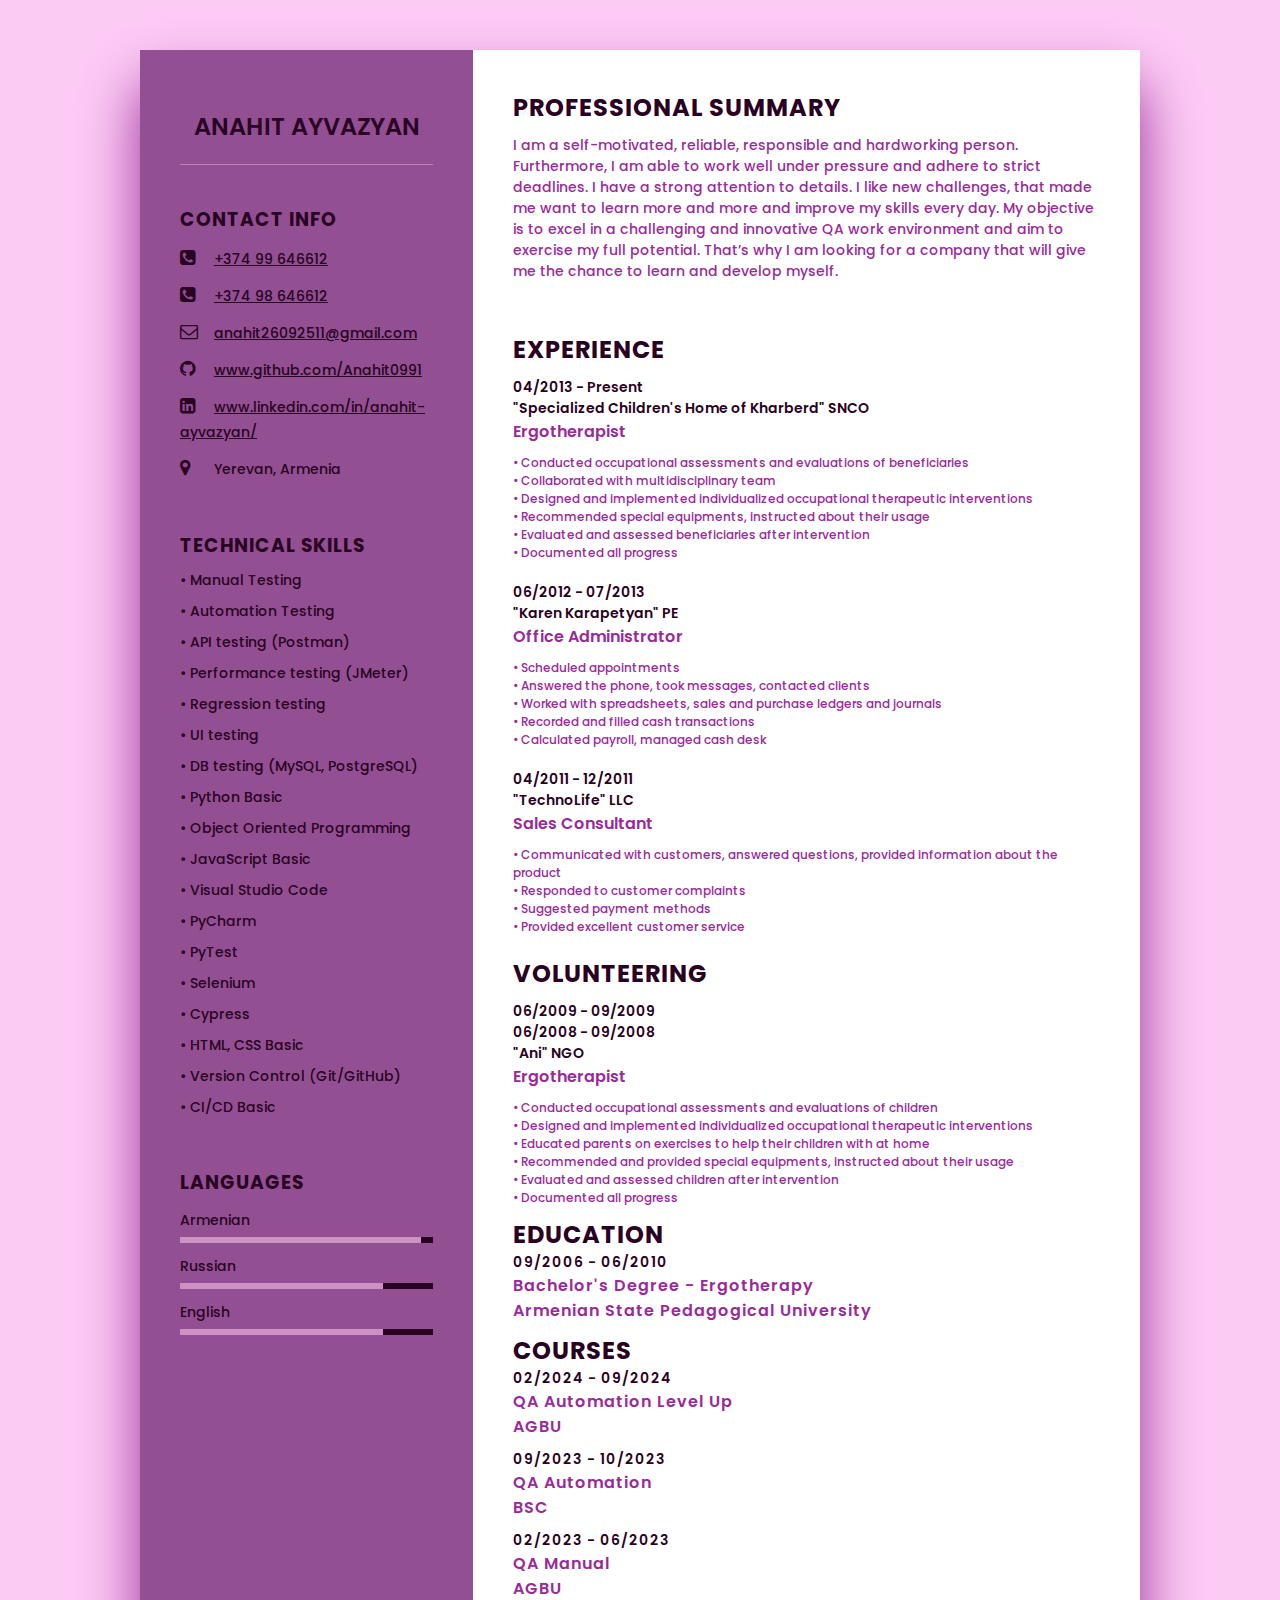
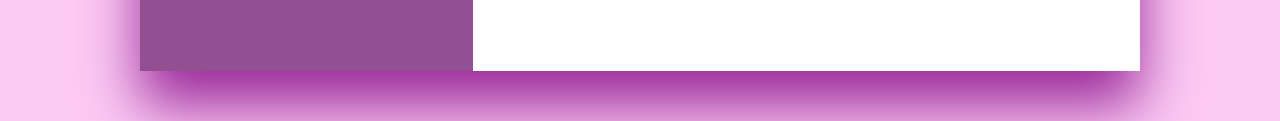
<file: index.html>
<!DOCTYPE html>
<html>
    <head>
        <meta name="viewport" content="width=device-width, initial-scale=1.0">
        <title>Anahit Ayvazyan CV</title>
        <link rel="stylesheet" href="https://cdnjs.cloudflare.com/ajax/libs/font-awesome/4.7.0/css/font-awesome.css" 
        integrity="sha512-5A8nwdMOWrSz20fDsjczgUidUBR8liPYU+WymTZP1lmY9G6Oc7HlZv156XqnsgNUzTyMefFTcsFH/tnJE/+xBg==" 
        crossorigin="anonymous" referrerpolicy="no-referrer" />
        <link rel="stylesheet" type="text/css" href="style.css">
    </head>
    <body>
        <div class="container">
            <div class="left_Side">
                <div class="profileText">
                    <h2>Anahit Ayvazyan</h2>
                </div>
                <div class="contactInfo">
                    <h3 clas="title">Contact Info</h3>
                    <ul>
                        <li>
                            <span class="icon"><i class="fa fa-phone-square" aria-hidden="true"></i></span>
                            <span class="text"><a href=tel:+37499646612>+374 99 646612</a></span>
                        </li>
                        <li>
                            <span class="icon"><i class="fa fa-phone-square" aria-hidden="true"></i></span>
                            <span class="text"><a href=tel:+37499646612>+374 98 646612</a></span>
                        </li>
                        <li>
                            <span class="icon"><i class="fa fa-envelope-o" aria-hidden="true"></i></span>
                            <span class="text"><a href="mailto:anahit26092511@gmail.com">anahit26092511@gmail.com</a></span>
                        </li>
                        <li>
                            <span class="icon"><i class="fa fa-github" aria-hidden="true"></i></span>
                            <span class="text"><a href="https://www.github.com/Anahit0991">www.github.com/Anahit0991</a></span>
                        </li>
                        <li>
                            <span class="icon"><i class="fa fa-linkedin-square" aria-hidden="true"></i></span>
                            <span class="text"><a href="https://www.linkedin.com/in/anahit-ayvazyan/">www.linkedin.com/in/anahit-ayvazyan/</a></span>
                        </li>
                        <li>
                            <span class="icon"><i class="fa fa-map-marker" aria-hidden="true"></i></span>
                            <span class="text">Yerevan, Armenia</span>
                        </li>
                    </ul>
                </div>

                <div class="contactInfo technicalSkills">
                    <h3 clas="title">Technical Skills</h3>
                    <div class="box">
                        <h4>• Manual Testing</h4>
                        <h4>• Automation Testing</h4>
                        <h4>• API testing (Postman)</h4>
                        <h4>• Performance testing (JMeter)</h4>
                        <h4>• Regression testing</h4>
                        <h4>• UI testing</h4>
                        <h4>• DB testing (MySQL, PostgreSQL)</h4>
                        <h4>• Python Basic</h4>
                        <h4>• Object Oriented Programming</h4>
                        <h4>• JavaScript Basic</h4>
                        <h4>• Visual Studio Code</h4>
                        <h4>• PyCharm</h4>
                        <h4>• PyTest</h4>
                        <h4>• Selenium</h4>
                        <h4>• Cypress</h4>
                        <h4>• HTML, CSS Basic</h4>
                        <h4>• Version Control (Git/GitHub)</h4>
                        <h4>• CI/CD Basic</h4>
                    </div>
                </div>

                <div class="contactInfo language">
                    <h3 clas="title">Languages</h3>
                    <ul>
                        <li>
                            <span class="text">Armenian</span>
                            <span class="percent">
                                <div style="width: 95%;"></div>
                            </span>
                        </li>
                        <li>
                            <span class="text">Russian</span>
                            <span class="percent">
                                <div style="width: 80%;"></div>
                            </span>
                        </li>
                        <li>
                            <span class="text">English</span>
                            <span class="percent">
                                <div style="width:80%;"></div>
                            </span>
                        </li>
                    </ul>
                </div>
            </div>

            <div class="right_Side">
                <div class="about">
                    <h2 class="title2">Professional Summary</h2>
                    <p>I am a self-motivated, reliable, responsible and hardworking person. Furthermore, I am able to work well under pressure and adhere to strict deadlines. I have a strong attention to details. I like new challenges, that made me want to learn more and more and improve my skills every day. My objective is to excel in a challenging and innovative QA work environment and aim to exercise my full potential. That’s why I am looking for a company that will give me the chance to learn and develop myself.</p>
                </div>
                <div class="about">
                    <h2 class="title2">Experience</h2>
                    <div class="box">
                        <div class="year_company">
                            <h5>04/2013 - Present</h5>
                            <h5>"Specialized Children's Home of Kharberd" SNCO</h5>
                        </div>
                        <div class="text">
                            <h4>Ergotherapist</h4>
                        </div>
                        <div class="box">
                            <h4>• Conducted occupational assessments and evaluations of beneficiaries</h4>
                            <h4>• Collaborated with multidisciplinary team</h4>
                            <h4>• Designed and implemented individualized occupational therapeutic interventions</h4>
                            <h4>• Recommended special equipments, instructed about their usage</h4>
                            <h4>• Evaluated and assessed beneficiaries after intervention</h4>
                            <h4>• Documented all progress</h4>
                        </div>
                    </div>
                    <div class="box">
                        <div class="year_company">
                            <h5>06/2012 - 07/2013</h5>
                            <h5>"Karen Karapetyan" PE</h5>
                        </div>
                        <div class="text">
                            <h4>Office Administrator</h4>
                        </div>
                        <div class="box">
                            <h4>• Scheduled appointments</h4>
                            <h4>• Answered the phone, took messages, contacted clients</h4>
                            <h4>• Worked with spreadsheets, sales and purchase ledgers and journals</h4>
                            <h4>• Recorded and filled cash transactions</h4>
                            <h4>• Calculated payroll, managed cash desk</h4>
                        </div>
                    </div>
                    <div class="box">
                        <div class="year_company">
                            <h5>04/2011 - 12/2011</h5>
                            <h5>"TechnoLife" LLC</h5>
                        </div>
                        <div class="text">
                            <h4>Sales Consultant</h4>
                        </div>
                        <div class="box">
                            <h4>• Communicated with customers, answered questions, provided information about the product</h4>
                            <h4>• Responded to customer complaints</h4>
                            <h4>• Suggested payment methods</h4>
                            <h4>• Provided excellent customer service</h4>
                        </div>
                    </div>
                    <div class="about">
                        <h2 class="title2">Volunteering</h2>
                    <div class="box">
                        <div class="year_company">
                            <h5>06/2009 - 09/2009</h5>
                            <h5>06/2008 - 09/2008</h5>
                            <h5>"Ani" NGO</h5>
                        </div>
                        <div class="text">
                            <h4>Ergotherapist</h4>
                        </div>
                        <div class="box">
                            <h4>• Conducted occupational assessments and evaluations of children</h4>
                            <h4>• Designed and implemented individualized occupational therapeutic interventions</h4>
                            <h4>• Educated parents on exercises to help their children with at home</h4>
                            <h4>• Recommended and provided special equipments, instructed about their usage</h4>
                            <h4>• Evaluated and assessed children after intervention</h4>
                            <h4>• Documented all progress</h4>
                        </div>
                        <div class="about education">
                            <h2 clas="title2">Education</h2>
                            <div class="year">
                                <h5>09/2006 - 06/2010</h5>
                            </div>
                            <div class="text">
                                <h4>Bachelor's Degree - Ergotherapy</h4>
                                <h4>Armenian State Pedagogical University</h4>
                            </div>
                        </div>
        
                        <div class="about courses">
                            <h2 clas="title2">Courses</h2>
                            <div class="year">
                                <h5>02/2024 - 09/2024</h5>
                            </div>
                            <div class="text">
                                    <h4>QA Automation Level Up</h4>
                                    <h4>AGBU</h4>
                            </div>
                            <div class="year">
                                <h5>09/2023 - 10/2023</h5>
                            </div>
                            <div class="text">
                                <h4>QA Automation</h4>
                                <h4>BSC</h4>
                            </div>
                            <div class="year">
                                <h5>02/2023 - 06/2023</h5>
                            </div>
                            <div class="text">
                                    <h4>QA Manual</h4>
                                    <h4>AGBU</h4>
                            </div>
                        </div>
                    </div>
                </div>
            </div>
        </div>
    </body>
</html>
</file>
<file: style.css>
@import url('https://fonts.googleapis.com/css?family=Poppins:200,300,400,500,600,700,800,900&display=swap');
*
{
    margin: 0;
    padding: 0;
    box-sizing: border-box;
    font-family: 'Poppins', sans-serif;
}
body
{
    background: rgba(252, 199, 243, 0.927);
    display: flex;
    justify-content: center;
    align-items: center;
    min-height: 100vh;
}
.container
{
    position: relative;
    width: 100%;
    max-width: 1000px;
    min-height: 1000px;
    background: #fff;
    margin: 50px;
    display: grid;
    grid-template-columns: 1fr 2fr;
    box-shadow: 0 35px 55px rgb(154, 41, 154);
}
.container .left_Side
{
    position: relative;
    background: rgb(146, 80, 146);
    padding: 40px;
}
.profileText
{
    position: relative;
    display: flex;
    flex-direction: column;
    align-items: center;
    padding-bottom: 20px;
    border-bottom: 1px solid rgba(194, 133, 184, 0.927);
}
.profileText .imgBx
{
    position: relative;
    width: 200px;
    height: 200px;
    border-radius: 50%;
    overflow: hidden;
}
.profileText .imgBx img
{
    position: absolute;
    top: 0;
    left: 0;
    width: 110%;
    height: 100%;
    object-fit: cover;
}
.profileText h2
{
    color: #290122;
    font-size: 1.5em;
    margin-top: 20px;
    text-transform: uppercase;
    text-align: center;
    font-weight: 600;
    line-height: 1.4em;
}
.profileText h2 span
{
    font-size: 0.8em;
    font-weight: 300;
}
.contactInfo
{
   padding-top: 40px; 
}
.contactInfo h3
{
    color: #290122;
    text-transform: uppercase;
    letter-spacing: 1px;
    margin-bottom: 10px;
}
.contactInfo ul
{
    position: relative;
}
.contactInfo ul li
{
    position: relative;
    list-style: none;
    margin: 10px 0;
    cursor: pointer;
}
.contactInfo ul li .icon
{
    display: inline-block;
    width: 30px;
    font-size: 18px;
    color: #290122;
}
.contactInfo ul li span
{
    color: #290122;
    font-size: 14px;
    font-weight: 500;
}
.contactInfo ul li span a
{
    color: #290122;
    font-size: 14px;
    font-weight: 500;
}
.contactInfo.technicalSkills .title h3
{
    color: #290122;
    text-transform: uppercase;
    letter-spacing: 1px;
    margin-bottom: 10px;
}
.contactInfo.technicalSkills .box h4
{
    margin-bottom: 10px;
    color: #290122;
    text-transform: none;
    font-size: 14px;
    font-weight: 500;
}
.contactInfo.language .percent
{
    position: relative;
    width: 100%;
    height: 6px;
    background: #290122;
    display: block;
    margin-top: 5px;
}
.contactInfo.language .percent div
{
    position: absolute;
    top: 0;
    left: 0;
    height: 100%;
    background: rgba(218, 157, 208, 0.927);
}

.container .right_Side
{
    position:relative;
    background:  #fff;
    padding: 40px;
}
.about
{
    margin-bottom: 50px;
}

.about:last-child
{
    margin-bottom: 0;
}
.title2
{
    color: #290122;
    text-transform: uppercase;
    letter-spacing: 1px;
    margin-bottom: 10px;
}
p
{
    color: rgb(154, 41, 154);
    font-size: 14px;
    font-weight: 500;
}
.about .box
{
    display: flex;
    flex-direction: column;
    margin: 10px 0;
}
.about .box .year_company
{
    min-width: 150px;
}
.about .box .year_company h5
{
    color: #290122;
    font-size: 14px;
    font-weight: 600;
}
.about .box .text h4
{
    color: rgb(154, 41, 154);;
    font-size: 16px;
    font-weight: 600;
}
.about .box .box h4
{
    color: rgb(154, 41, 154);
    font-size: 12px;
    font-weight: 500;
}
.about .education
{
    color: #290122;
    text-transform: uppercase;
    letter-spacing: 1px;
    margin-bottom: 10px;
}
.about .education h5
{
    color: #290122;
    font-size: 14px;
    font-weight: 600;
}
.about .education h4:nth-child(2)
{
    color: rgb(154, 41, 154);;
    font-size: 16px;
    font-weight: 600;
}
.about .education h4
{
    color: rgb(154, 41, 154);
    text-transform: none;
    font-size: 16px;
    font-weight: 600;
}
.about .courses
{
    color: #290122;
    text-transform: uppercase;
    letter-spacing: 1px;
    margin-bottom: 10px;
}
.about .courses h5
{
    color: #290122;
    font-size: 14px;
    font-weight: 600;
}
.about .courses h4:nth-child(2)
{
    color: rgb(154, 41, 154);
    text-transform: none;
    font-size: 16px;
    font-weight: 600;
    margin-bottom: 10px;
}
.about .courses h4
{
    color: rgb(154, 41, 154);
    text-transform: none;
    font-size: 16px;
    font-weight: 600;
    margin-bottom: 0px;
}
</file>
